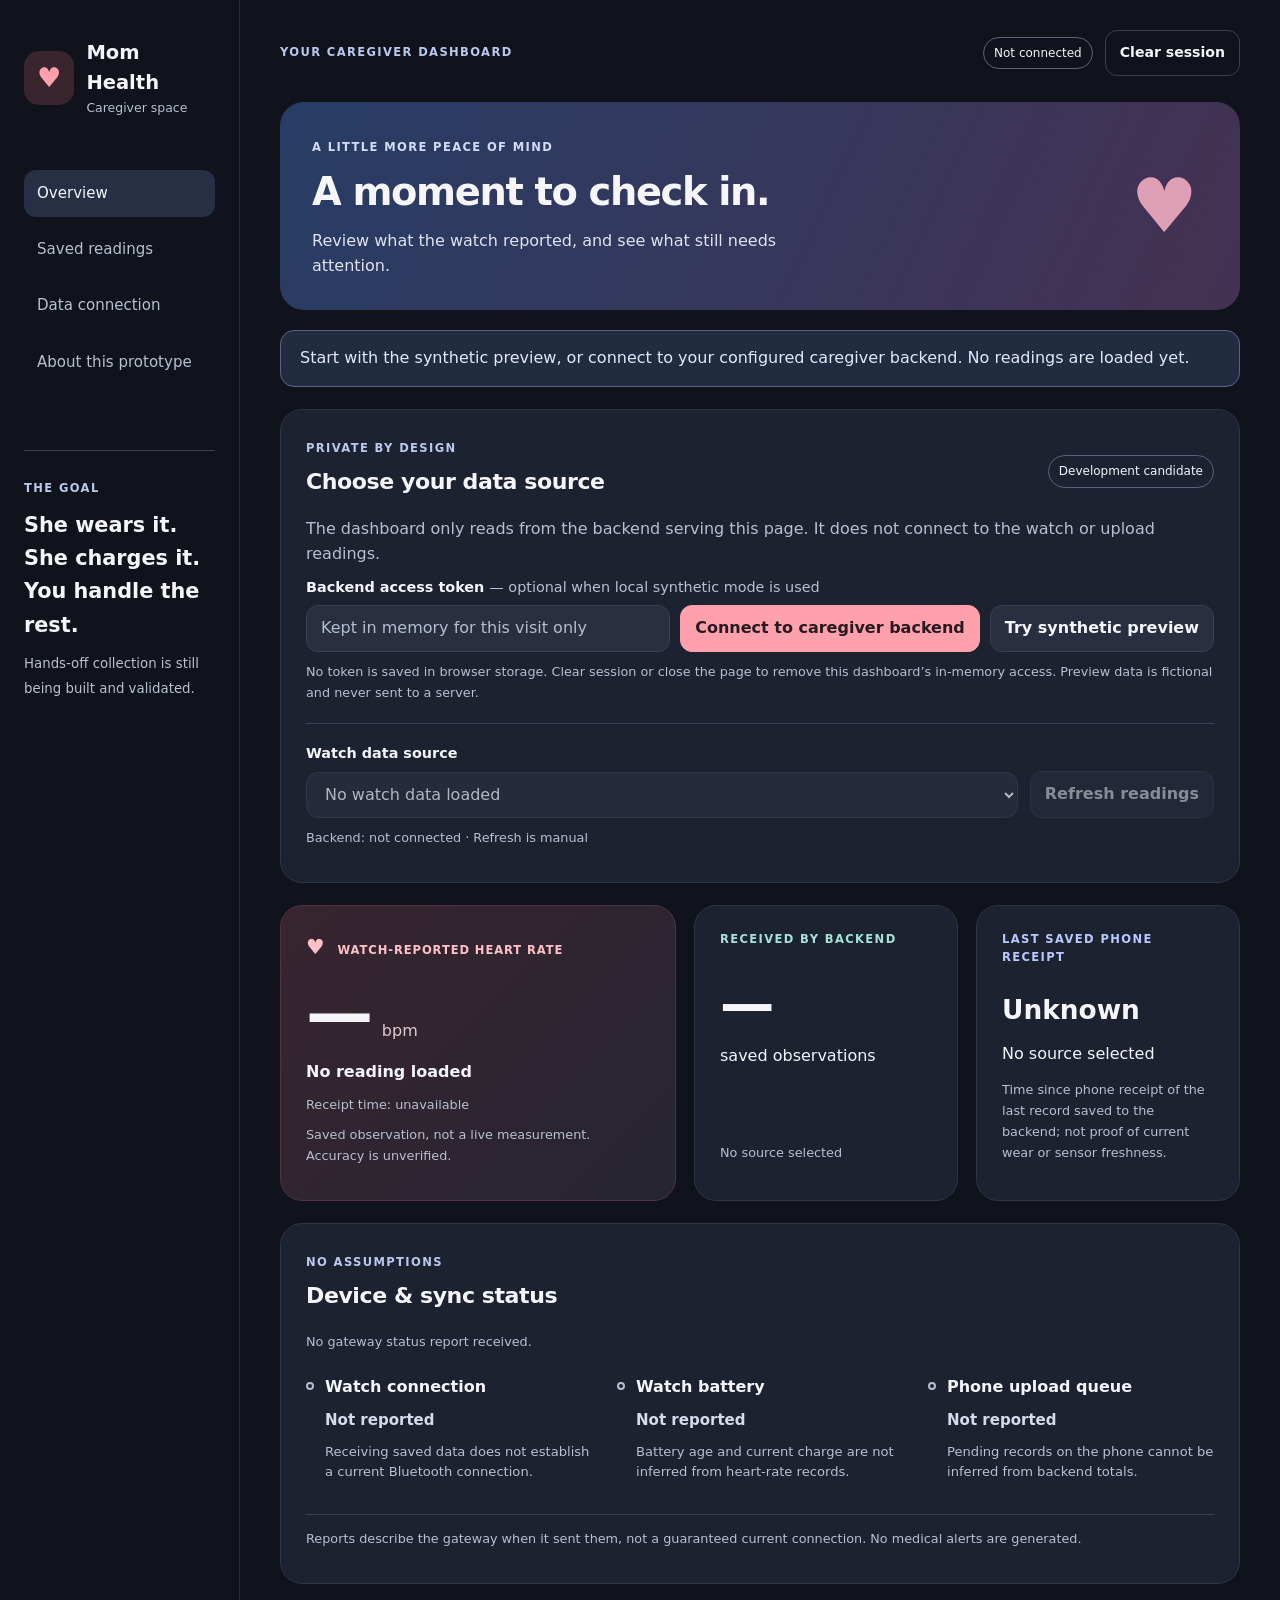
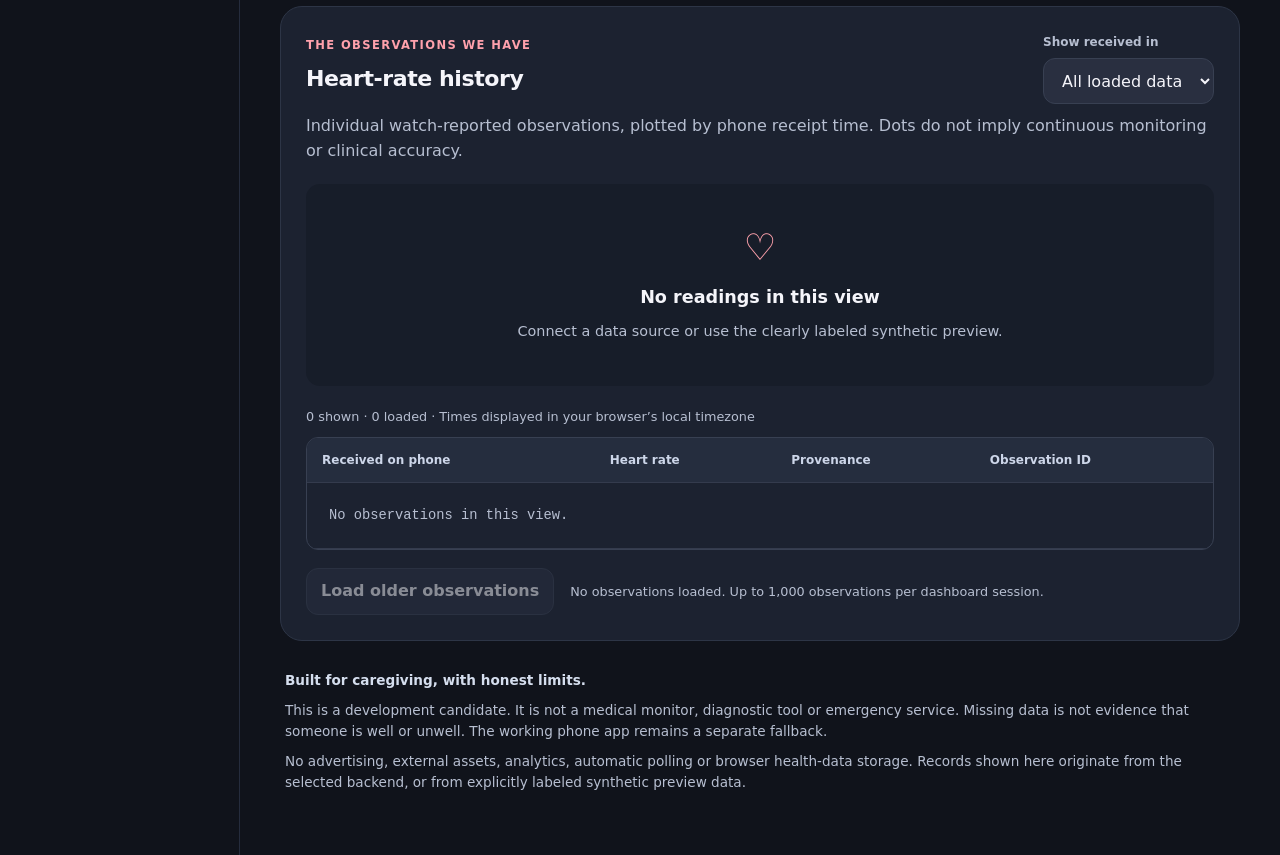
<file: candidates/full-stack/backend/dashboard/index.html>
<!doctype html>
<html lang="en">
<head>
  <meta charset="utf-8">
  <meta name="viewport" content="width=device-width,initial-scale=1">
  <meta name="color-scheme" content="dark">
  <meta name="referrer" content="no-referrer">
  <title>Mom Health &middot; Caregiver dashboard</title>
  <link rel="stylesheet" href="styles.css">
  <script defer src="core.js"></script>
  <script defer src="app.js"></script>
</head>
<body>
<a class="skip-link" href="#main">Skip to dashboard</a>
<div class="shell">
  <aside class="sidebar" aria-label="Dashboard navigation">
    <a class="brand" href="#main"><span class="brand-mark" aria-hidden="true">&#9829;</span><span>Mom Health<small>Caregiver space</small></span></a>
    <nav><a class="nav-active" href="#overview">Overview</a><a href="#readings">Saved readings</a><a href="#connection">Data connection</a><a href="#about">About this prototype</a></nav>
    <div class="sidebar-note"><span class="eyebrow">THE GOAL</span><p>She wears it.<br>She charges it.<br>You handle the rest.</p><small>Hands-off collection is still being built and validated.</small></div>
  </aside>
  <main id="main">
    <header class="topbar"><span class="eyebrow">YOUR CAREGIVER DASHBOARD</span><div class="topbar-actions"><span id="modeBadge" class="badge neutral">Not connected</span><button id="clearSession" class="quiet" type="button">Clear session</button></div></header>
    <section class="welcome" id="overview" aria-labelledby="welcomeHeading"><div><span class="eyebrow">A LITTLE MORE PEACE OF MIND</span><h1 id="welcomeHeading">A moment to check in.</h1><p>Review what the watch reported, and see what still needs attention.</p></div><span class="welcome-heart" aria-hidden="true">&#9829;</span></section>

    <div id="announcement" class="notice" role="status" aria-live="polite">Start with the synthetic preview, or connect to your configured caregiver backend. No readings are loaded yet.</div>
    <section class="card connection" id="connection" aria-labelledby="connectionHeading">
      <div class="section-heading"><div><span class="eyebrow">PRIVATE BY DESIGN</span><h2 id="connectionHeading">Choose your data source</h2></div><span class="local-tag">Development candidate</span></div>
      <p class="muted">The dashboard only reads from the backend serving this page. It does not connect to the watch or upload readings.</p>
      <form id="connectForm"><label for="accessToken">Backend access token <span class="muted">&mdash; optional when local synthetic mode is used</span></label><div class="connect-row"><input id="accessToken" type="password" autocomplete="off" spellcheck="false" maxlength="4096" placeholder="Kept in memory for this visit only"><button class="primary" id="connectButton" type="submit">Connect to caregiver backend</button><button id="demoButton" type="button">Try synthetic preview</button></div></form>
      <p class="micro">No token is saved in browser storage. Clear session or close the page to remove this dashboard&rsquo;s in-memory access. Preview data is fictional and never sent to a server.</p>
      <div class="source-controls"><div class="device-field"><label for="deviceSelect">Watch data source</label><select id="deviceSelect" disabled><option value="">No watch data loaded</option></select></div><button id="moreDevices" type="button" hidden>Load more devices</button><button id="refreshButton" type="button" disabled>Refresh readings</button></div>
      <p id="sourceStatus" class="micro">Backend: not connected &middot; Refresh is manual</p>
    </section>

    <section class="summary-grid" aria-label="Latest available information">
      <article class="card heart-card"><div class="metric-label"><span class="heart-icon" aria-hidden="true">&#9829;</span> WATCH-REPORTED HEART RATE</div><div class="bpm-line"><strong id="latestBpm">&mdash;</strong><span>bpm</span></div><p id="latestLabel" class="metric-description">No reading loaded</p><p id="latestTime" class="micro">Receipt time: unavailable</p><p class="micro">Saved observation, not a live measurement. Accuracy is unverified.</p></article>
      <article class="card small-stat"><span class="eyebrow teal">RECEIVED BY BACKEND</span><strong id="sampleCount" class="stat-number">&mdash;</strong><p>saved observations</p><p id="countNote" class="micro">No source selected</p></article>
      <article class="card small-stat"><span class="eyebrow blue">LAST SAVED PHONE RECEIPT</span><strong id="receiptAge" class="stat-text">Unknown</strong><p id="receiptNote">No source selected</p><p class="micro">Time since phone receipt of the last record saved to the backend; not proof of current wear or sensor freshness.</p></article>
    </section>

    <section class="card status-card" aria-labelledby="deviceStatusHeading"><div class="section-heading"><div><span class="eyebrow">NO ASSUMPTIONS</span><h2 id="deviceStatusHeading">Device &amp; sync status</h2></div></div><p id="statusReportTime" class="micro">No gateway status report received.</p><div class="status-grid"><div><span class="status-dot unknown" aria-hidden="true"></span><h3>Watch connection</h3><strong id="watchLink">Not reported</strong><p id="watchLinkNote">Receiving saved data does not establish a current Bluetooth connection.</p></div><div><span class="status-dot unknown" aria-hidden="true"></span><h3>Watch battery</h3><strong id="watchBattery">Not reported</strong><p id="watchBatteryNote">Waiting for an explicit gateway battery report.</p></div><div><span class="status-dot unknown" aria-hidden="true"></span><h3>Phone upload queue</h3><strong id="phoneQueue">Not reported</strong><p id="phoneQueueNote">Pending records on the phone cannot be inferred from backend totals.</p></div></div><p class="status-foot">Reports describe the gateway when it sent them, not a guaranteed current connection. No medical alerts are generated.</p></section>

    <section class="card readings-card" id="readings" aria-labelledby="readingsHeading"><div class="section-heading"><div><span class="eyebrow coral">THE OBSERVATIONS WE HAVE</span><h2 id="readingsHeading">Heart-rate history</h2></div><div class="range-control"><label for="rangeSelect">Show received in</label><select id="rangeSelect"><option value="all">All loaded data</option><option value="24h">Last 24 hours</option><option value="7d">Last 7 days</option></select></div></div><p class="muted">Individual watch-reported observations, plotted by phone receipt time. Dots do not imply continuous monitoring or clinical accuracy.</p><div id="chartEmpty" class="empty-state"><span aria-hidden="true">&#9825;</span><h3>No readings yet</h3><p>Connect a data source or use the clearly labeled synthetic preview.</p></div><div id="chartWrap" class="chart-wrap" hidden><svg id="historyChart" viewBox="0 0 800 230" role="img" aria-labelledby="chartTitle chartDescription"><title id="chartTitle">Saved heart-rate observations</title><desc id="chartDescription">Individual observations by phone receipt time. Values are also available in the table below.</desc></svg></div><p id="loadedStatus" class="micro">0 observations loaded</p>
      <div class="table-scroll"><table><caption class="sr-only">Loaded watch observations, newest phone receipt time first</caption><thead><tr><th scope="col">Received on phone</th><th scope="col">Heart rate</th><th scope="col">Provenance</th><th scope="col">Observation ID</th></tr></thead><tbody id="historyRows"><tr><td colspan="4" class="table-empty">No saved observations loaded.</td></tr></tbody></table></div><div class="pagination"><button id="loadMore" type="button" disabled>Load older observations</button><span id="pageNote" class="micro">Up to 1,000 observations per dashboard session.</span></div>
    </section>
    <footer id="about"><strong>Built for caregiving, with honest limits.</strong><p>This is a development candidate. It is not a medical monitor, diagnostic tool or emergency service. Missing data is not evidence that someone is well or unwell. The working phone app remains a separate fallback.</p><p>No advertising, external assets, analytics, automatic polling or browser health-data storage. Records shown here originate from the selected backend, or from explicitly labeled synthetic preview data.</p></footer>
  </main>
</div>
</body>
</html>
</file>
<file: candidates/full-stack/backend/dashboard/styles.css>
:root{color-scheme:dark;--bg:#10131b;--card:#1c2230;--text:#f5f5fa;--muted:#b7bfd1;--line:#384052;--coral:#ffa1ac;--blue:#b9c9ff;--teal:#a4e3d5;--focus:#f9de89}*{box-sizing:border-box}html{scroll-behavior:smooth}body{margin:0;background:var(--bg);color:var(--text);font-family:system-ui,-apple-system,"Segoe UI",sans-serif;font-size:16px;line-height:1.55}a{color:inherit}button,input,select{font:inherit}button,select,input{border:1px solid var(--line);border-radius:12px;background:#292f40;color:var(--text);min-height:46px;padding:10px 14px}button{cursor:pointer;font-weight:650}button:hover:not(:disabled){background:#3a4358}button:disabled{opacity:.5;cursor:not-allowed}button.primary{background:var(--coral);border-color:var(--coral);color:#281a22}button.primary:hover:not(:disabled){background:#ffb9c1}button.quiet{background:transparent;font-size:.88rem}button:focus-visible,a:focus-visible,input:focus-visible,select:focus-visible{outline:3px solid var(--focus);outline-offset:4px}input::placeholder{color:#b5bdd0}input{width:100%}label{display:block;font-weight:650;font-size:.9rem;margin-bottom:7px}label .muted{font-weight:400}.shell{display:grid;grid-template-columns:240px minmax(0,1fr);max-width:1600px;margin:auto}.sidebar{padding:38px 24px;border-right:1px solid #252c3d;min-height:100vh}.brand{display:flex;gap:12px;align-items:center;text-decoration:none;font-weight:750;font-size:1.22rem}.brand small{display:block;color:var(--muted);font-weight:400;font-size:.78rem}.brand-mark{background:#38252e;color:var(--coral);border-radius:15px;font-size:1.7rem;padding:6px 13px}nav{display:grid;gap:9px;margin-top:52px}nav a{text-decoration:none;padding:12px 13px;border-radius:12px;font-size:.94rem;color:var(--muted)}nav a:hover,.nav-active{background:#262f44;color:var(--text)}.sidebar-note{border-top:1px solid var(--line);padding-top:24px;margin-top:64px}.sidebar-note p{font-size:1.3rem;font-weight:650;line-height:1.6}.sidebar-note small{color:var(--muted)}main{padding:30px 40px 45px;min-width:0}.topbar{display:flex;align-items:center;justify-content:space-between;gap:16px;margin-bottom:26px}.topbar-actions{display:flex;gap:12px;align-items:center}.eyebrow{font-size:.72rem;font-weight:750;letter-spacing:.12em;color:#bac8ed}.badge,.local-tag{font-size:.75rem;padding:6px 10px;border-radius:30px;border:1px solid #59637b;white-space:nowrap}.badge.demo{background:#46351e;color:#ffe0a2;border-color:#806841}.badge.backend{background:#243b3a;color:#b9ece0;border-color:#49756b}.welcome{border-radius:24px;background:linear-gradient(115deg,#273d65,#443152);padding:32px;display:flex;align-items:center;justify-content:space-between;gap:20px;margin-bottom:20px}.welcome .eyebrow{color:#d4dcf5}h1{font-size:clamp(1.8rem,3vw,2.8rem);line-height:1.2;margin:10px 0 14px;letter-spacing:-.035em}.welcome p{color:#e0e3f0;margin:0;max-width:540px}.welcome-heart{color:#fbb2c6;font-size:4.7rem;line-height:1;margin-right:10px;opacity:.85}.notice{border:1px solid #596585;background:#222c40;color:#e0e8ff;padding:15px 19px;border-radius:14px;margin-bottom:22px}.notice.error{border-color:#bd7883;background:#3d2530}.card{background:var(--card);border:1px solid #2d3546;border-radius:22px;padding:25px;margin-bottom:22px}.section-heading{display:flex;justify-content:space-between;gap:20px;align-items:center}h2{font-size:1.38rem;letter-spacing:-.02em;margin:5px 0 9px}h3{font-size:1rem;margin:8px 0}p{margin:9px 0}.muted{color:var(--muted)}.micro{font-size:.8rem;color:var(--muted);line-height:1.65}.connect-row{display:grid;grid-template-columns:minmax(180px,1fr) auto auto;gap:10px}.source-controls{display:flex;gap:12px;align-items:flex-end;border-top:1px solid var(--line);padding-top:18px;margin-top:20px;flex-wrap:wrap}.device-field{flex:1;min-width:180px}.device-field select{width:100%}.summary-grid{display:grid;grid-template-columns:1.5fr 1fr 1fr;gap:18px}.summary-grid .card{min-width:0}.heart-card{background:linear-gradient(135deg,#38252f,#252531);border-color:#51323e}.metric-label{font-size:.72rem;letter-spacing:.08em;color:#ffc0c8;font-weight:700}.heart-icon{font-size:1.3rem;margin-right:7px}.bpm-line{display:flex;gap:12px;align-items:baseline;margin:14px 0 2px}.bpm-line strong{font-size:4.2rem;line-height:1.1;font-weight:750;letter-spacing:-.05em}.bpm-line span{color:#dfc9d0}.metric-description{font-weight:650}.small-stat{display:flex;flex-direction:column}.small-stat>p{margin:0 0 12px}.small-stat>.micro{margin-top:auto}.stat-number{font-size:3.4rem;line-height:1.25;margin:22px 0 5px}.stat-text{font-size:1.65rem;line-height:1.3;margin:27px 0 14px;overflow-wrap:anywhere}.teal{color:var(--teal)}.blue{color:var(--blue)}.coral{color:var(--coral)}.status-grid{display:grid;grid-template-columns:repeat(3,1fr);gap:25px;margin-top:15px}.status-grid>div{position:relative;padding-left:19px}.status-dot{position:absolute;left:0;top:15px;width:8px;height:8px;border:2px solid #b4bdd1;border-radius:50%}.status-grid strong{color:#d5dbea;font-size:.94rem}.status-grid p{font-size:.82rem;color:var(--muted)}.status-foot{border-top:1px solid var(--line);padding-top:14px;margin-top:23px;color:var(--muted);font-size:.8rem}.range-control label{font-size:.75rem;color:var(--muted)}.empty-state{padding:35px 15px;text-align:center;background:#171d29;border-radius:14px;margin:20px 0}.empty-state>span{font-size:2.3rem;color:var(--coral)}.empty-state h3{font-size:1.1rem}.empty-state p{color:var(--muted);font-size:.9rem}.chart-wrap{margin-top:22px}svg{display:block;width:100%;height:auto;min-height:150px}.table-scroll{overflow:auto;border:1px solid var(--line);border-radius:12px;max-height:450px}table{width:100%;border-collapse:collapse;font-size:.86rem;text-align:left}th{color:#cdd6e9;font-size:.75rem;font-weight:650;background:#252d3e;position:sticky;top:0;z-index:1}th,td{padding:13px 15px;border-bottom:1px solid #343b4d}td{white-space:nowrap}td:last-child{font-family:ui-monospace,Consolas,monospace;color:var(--muted)}.table-empty{color:var(--muted);padding:22px}.pagination{display:flex;align-items:center;gap:16px;flex-wrap:wrap;margin-top:18px}footer{font-size:.85rem;color:var(--muted);padding:7px 5px}footer strong{color:#d5deee}footer p{max-width:940px}.skip-link{position:absolute;left:10px;top:-60px;background:#fff;color:#111;padding:10px;z-index:10}.skip-link:focus{top:10px}.sr-only{position:absolute;width:1px;height:1px;padding:0;overflow:hidden;clip:rect(0,0,0,0);white-space:nowrap;border:0}[hidden]{display:none!important}@media(max-width:1150px){.shell{grid-template-columns:190px minmax(0,1fr)}.sidebar{padding:30px 16px}main{padding:25px}.connect-row{grid-template-columns:1fr 1fr}.connect-row input{grid-column:1/-1}.summary-grid{grid-template-columns:1fr 1fr}.heart-card{grid-column:1/-1}.bpm-line strong{font-size:3.8rem}.small-stat .stat-number,.small-stat .stat-text{margin-top:12px}}@media(max-width:760px){.shell{display:block}.sidebar{min-height:0;border-right:0;border-bottom:1px solid #333b4c;padding:18px 20px}.brand{font-size:1.1rem}.sidebar nav{display:flex;overflow:auto;gap:5px;margin-top:15px;white-space:nowrap}.sidebar nav a{font-size:.8rem;padding:8px 10px}.sidebar-note{display:none}main{padding:20px 16px}.topbar{align-items:flex-start}.topbar>.eyebrow{max-width:120px}.topbar-actions{gap:7px;flex-wrap:wrap;justify-content:flex-end}.welcome{padding:25px}.welcome-heart{display:none}.card{padding:20px;border-radius:18px}.summary-grid{gap:12px}.summary-grid .card{padding:18px}.stat-number{font-size:2.7rem}.stat-text{font-size:1.3rem}.status-grid{grid-template-columns:1fr;gap:13px}.section-heading{align-items:flex-start;flex-wrap:wrap}.connect-row{grid-template-columns:1fr}.connect-row input{grid-column:auto}.source-controls>button{flex:1}.device-field{flex-basis:100%}.pagination{align-items:stretch}.pagination button{width:100%}.range-control{width:100%}.range-control select{width:100%}}@media(prefers-reduced-motion:reduce){html{scroll-behavior:auto}}@media(max-width:380px){.summary-grid{grid-template-columns:1fr}.heart-card{grid-column:auto}}
</file>
